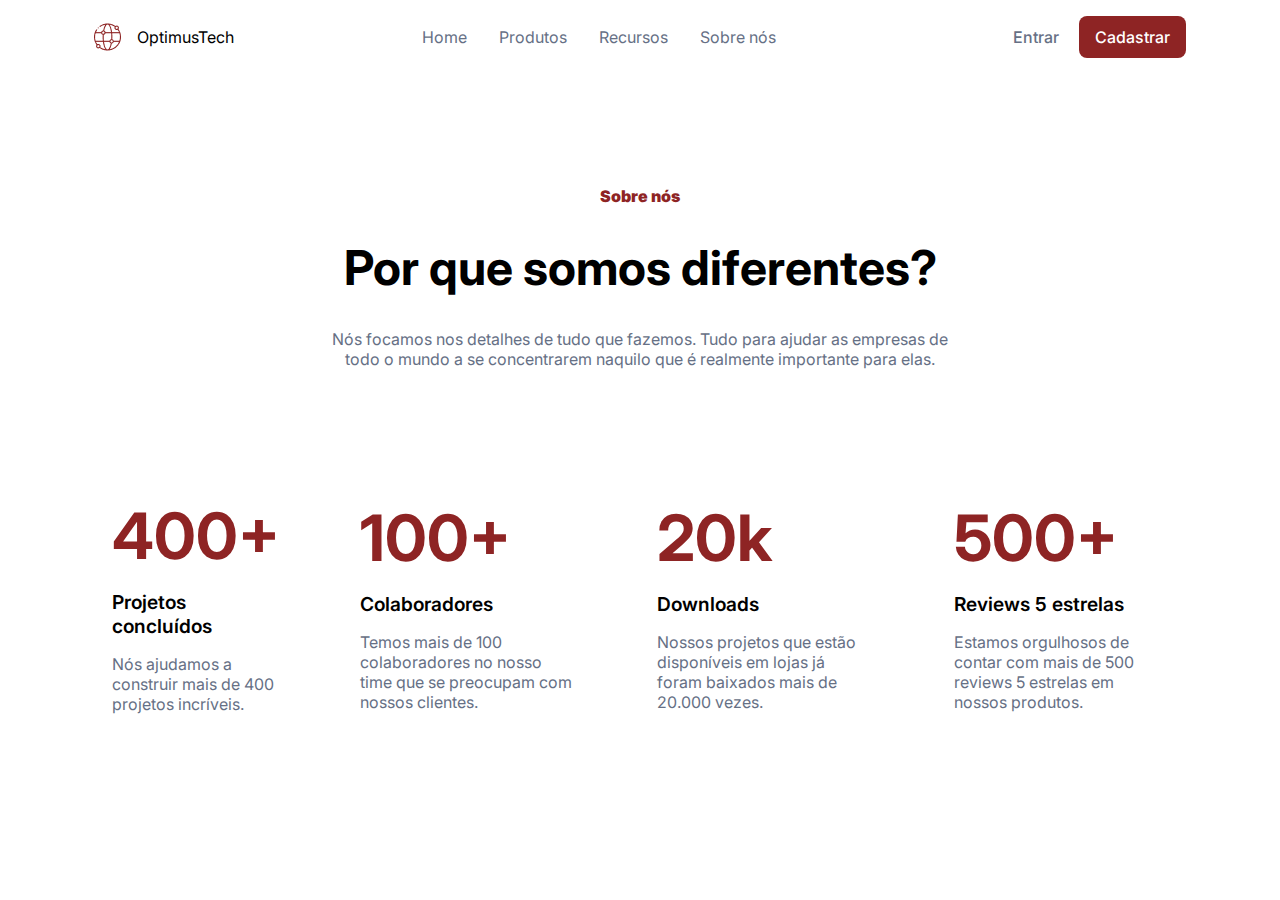
<file: index.html>
<!DOCTYPE html>
<html lang="en">

<head>
    <meta charset="UTF-8">
    <meta http-equiv="X-UA-Compatible" content="IE=edge">
    <meta name="viewport" content="width=device-width, initial-scale=1.0">
    <link rel="stylesheet" href="style.css">
    <link rel="preconnect" href="https://fonts.googleapis.com/%22%3E
    <link rel=" preconnect" href="https://fonts.gstatic.com/" crossorigin>
    <link href="https://fonts.googleapis.com/css2?family=Inter:wght@400;500;600&display=swap" rel="stylesheet">
    <title>7DaysOfCode</title>
</head>

<body>
    <header>
        <nav>
            <div class="logo">
                <img src="./img/worldwide 1 (Traced).png" alt="">
                <p>OptimusTech</p>
            </div>
            <div class="optionsHeader">
                <a href="">Home</a>
                <a href="">Produtos</a>
                <a href="">Recursos</a>
                <a href="">Sobre nós</a>
            </div>
            <div class="btnHeader">
                <button>Entrar</button>
                <button id="btnCadastrar">Cadastrar</button>
            </div>
        </nav>
    </header>
    <section class="cabecalho">
        <span>Sobre nós</span>
        <h1>Por que somos diferentes?</h1>
        <p>Nós focamos nos detalhes de tudo que fazemos. Tudo para ajudar as empresas de todo o mundo a se concentrarem naquilo que é realmente importante para elas.</p>
    </section>
    <section class="metricas-container">
        <div>
            <h1>400+</h1>
            <span>Projetos concluídos</span>
            <p>Nós ajudamos a construir mais de 400 projetos incríveis.</p>
        </div>
        <div>
            <h1>100+</h1>
            <span>Colaboradores</span>
            <p>Temos mais de 100 colaboradores no nosso time que se preocupam com nossos clientes.</p>
        </div>
        <div>
            <h1>20k</h1>
            <span>Downloads</span>
            <p>Nossos projetos que estão disponíveis em lojas já foram baixados mais de 20.000 vezes.</p>
        </div>
        <div>
            <h1>500+</h1>
            <span>Reviews 5 estrelas</span>
            <p>Estamos orgulhosos de contar com mais de 500 reviews 5 estrelas em nossos produtos.</p>
        </div>
    </section>
</body>

</html>
</file>
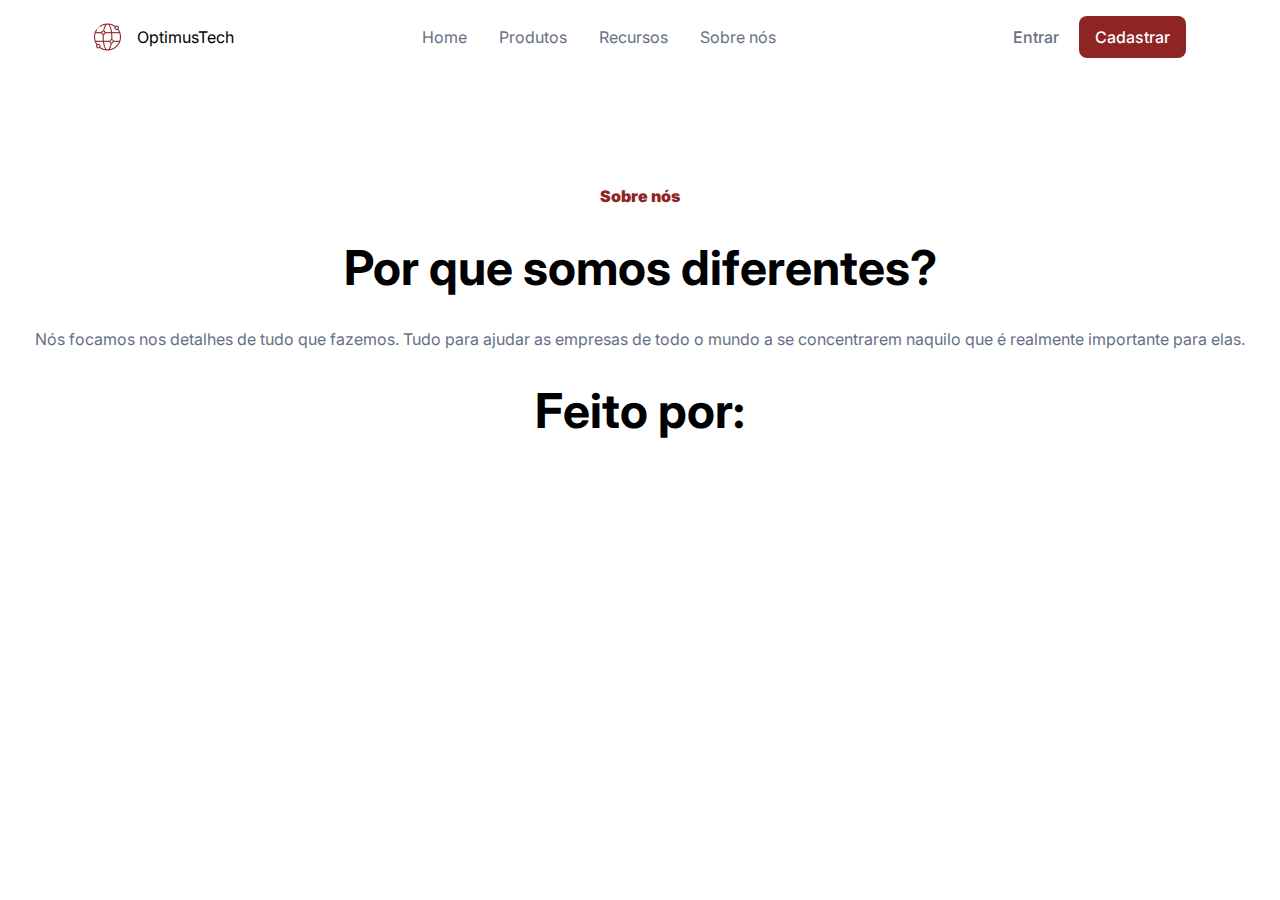
<file: GITHUB/projeto7DaysOfCode/index.html>
<!DOCTYPE html>
<html lang="en">

<head>
    <meta charset="UTF-8">
    <meta http-equiv="X-UA-Compatible" content="IE=edge">
    <meta name="viewport" content="width=device-width, initial-scale=1.0">
    <link rel="stylesheet" href="style.css">
    <link rel="preconnect" href="https://fonts.googleapis.com/%22%3E
    <link rel=" preconnect" href="https://fonts.gstatic.com/" crossorigin>
    <link href="https://fonts.googleapis.com/css2?family=Inter:wght@400;500;600&display=swap" rel="stylesheet">
    <title>7DaysOfCode</title>
</head>

<body>
    <header>
        <nav>
            <div class="logo">
                <img src="./img/worldwide 1 (Traced).png" alt="">
                <p>OptimusTech</p>
            </div>
            <div class="optionsHeader">
                <a href="">Home</a>
                <a href="">Produtos</a>
                <a href="">Recursos</a>
                <a href="">Sobre nós</a>
            </div>
            <div class="btnHeader">
                <button>Entrar</button>
                <button id="btnCadastrar">Cadastrar</button>
            </div>
        </nav>
    </header>
    <section class="cabecalho">
        <span>Sobre nós</span>
        <h1>Por que somos diferentes?</h1>
        <p>Nós focamos nos detalhes de tudo que fazemos. Tudo para ajudar as empresas de todo o mundo a se concentrarem naquilo que é realmente importante para elas.</p>
        <h1>Feito por:</h1>
    </section>
</body>

</html>
</file>
<file: style.css>
:root{
    --text-color: #667085;
    --main-color: #8E2424;
}

*{
    margin: 0;
    padding: 0;
    box-sizing: border-box;
    font-family: 'Inter', sans-serif;
}


body{
    width: 100%;
    height: 100vh;
}

nav {
    display: flex;
    align-items: center;
    justify-content: space-around;
    padding: 1rem 0;
}

.logo{
    display: flex;
    align-items: center;

}

.logo p{
    padding-left: 1rem;
}

.optionsHeader {
    display: flex;
    align-items: center;
}

.optionsHeader a{
    margin-right: 2rem;
    text-decoration: none;
    color: var(--text-color);
}

.btnHeader button{
    cursor: pointer;
    border: none;
    padding: 0.7rem 1rem;
    background: none;
    font-weight: 500;
    font-size: 1rem;
    color: var(--text-color);
}

#btnCadastrar{
    background-color: #8E2424;
    color: white;
    border-radius: 0.5rem;
}

.cabecalho{
    display: flex;
    flex-direction: column;
    align-items: center;
    padding: 7rem 0;
    gap: 2rem;
}
.cabecalho span{
    color: var(--main-color);
    font-weight: 900;
}

.cabecalho h1{
    font-size: 3rem;
    text-align: center;
}

.cabecalho p{
    color: var(--text-color);
    text-align: center;
    max-width: 50%;
}

.metricas-container{
    display: flex;
    flex-direction: row;
    align-items: center;
    padding: 0 2rem 6rem 7rem;
}

.metricas-container div{
  display: flex;
  flex-direction: column;
  padding-right: 5rem;
}

.metricas-container h1{
    color: var(--main-color);
    font-size: 4rem;
    padding: 1rem 0;
}

.metricas-container span{
    font-weight: 600;
    font-size: 1.2rem;
}

.metricas-container p{
    color: var(--text-color);
    padding: 1rem 0;
}
</file>
<file: GITHUB/projeto7DaysOfCode/style.css>
:root{
    --text-color: #667085;
    --main-color: #8E2424;
}

*{
    margin: 0;
    padding: 0;
    box-sizing: border-box;
    font-family: 'Inter', sans-serif;
}


body{
    width: 100%;
    height: 100vh;
}

nav {
    display: flex;
    align-items: center;
    justify-content: space-around;
    padding: 1rem 0;
}

.logo{
    display: flex;
    align-items: center;

}

.logo p{
    padding-left: 1rem;
}

.optionsHeader {
    display: flex;
    align-items: center;
}

.optionsHeader a{
    margin-right: 2rem;
    text-decoration: none;
    color: var(--text-color);
}

.btnHeader button{
    cursor: pointer;
    border: none;
    padding: 0.7rem 1rem;
    background: none;
    font-weight: 500;
    font-size: 1rem;
    color: var(--text-color);
}

#btnCadastrar{
    background-color: #8E2424;
    color: white;
    border-radius: 0.5rem;
}

.cabecalho{
    display: flex;
    flex-direction: column;
    align-items: center;
    padding: 7rem 0;
    gap: 2rem;
}
.cabecalho span{
    color: var(--main-color);
    font-weight: 900;
}

.cabecalho h1{
    font-size: 3rem;
    text-align: center;
}

.cabecalho p{
    color: var(--text-color);
    text-align: center;
}
</file>
